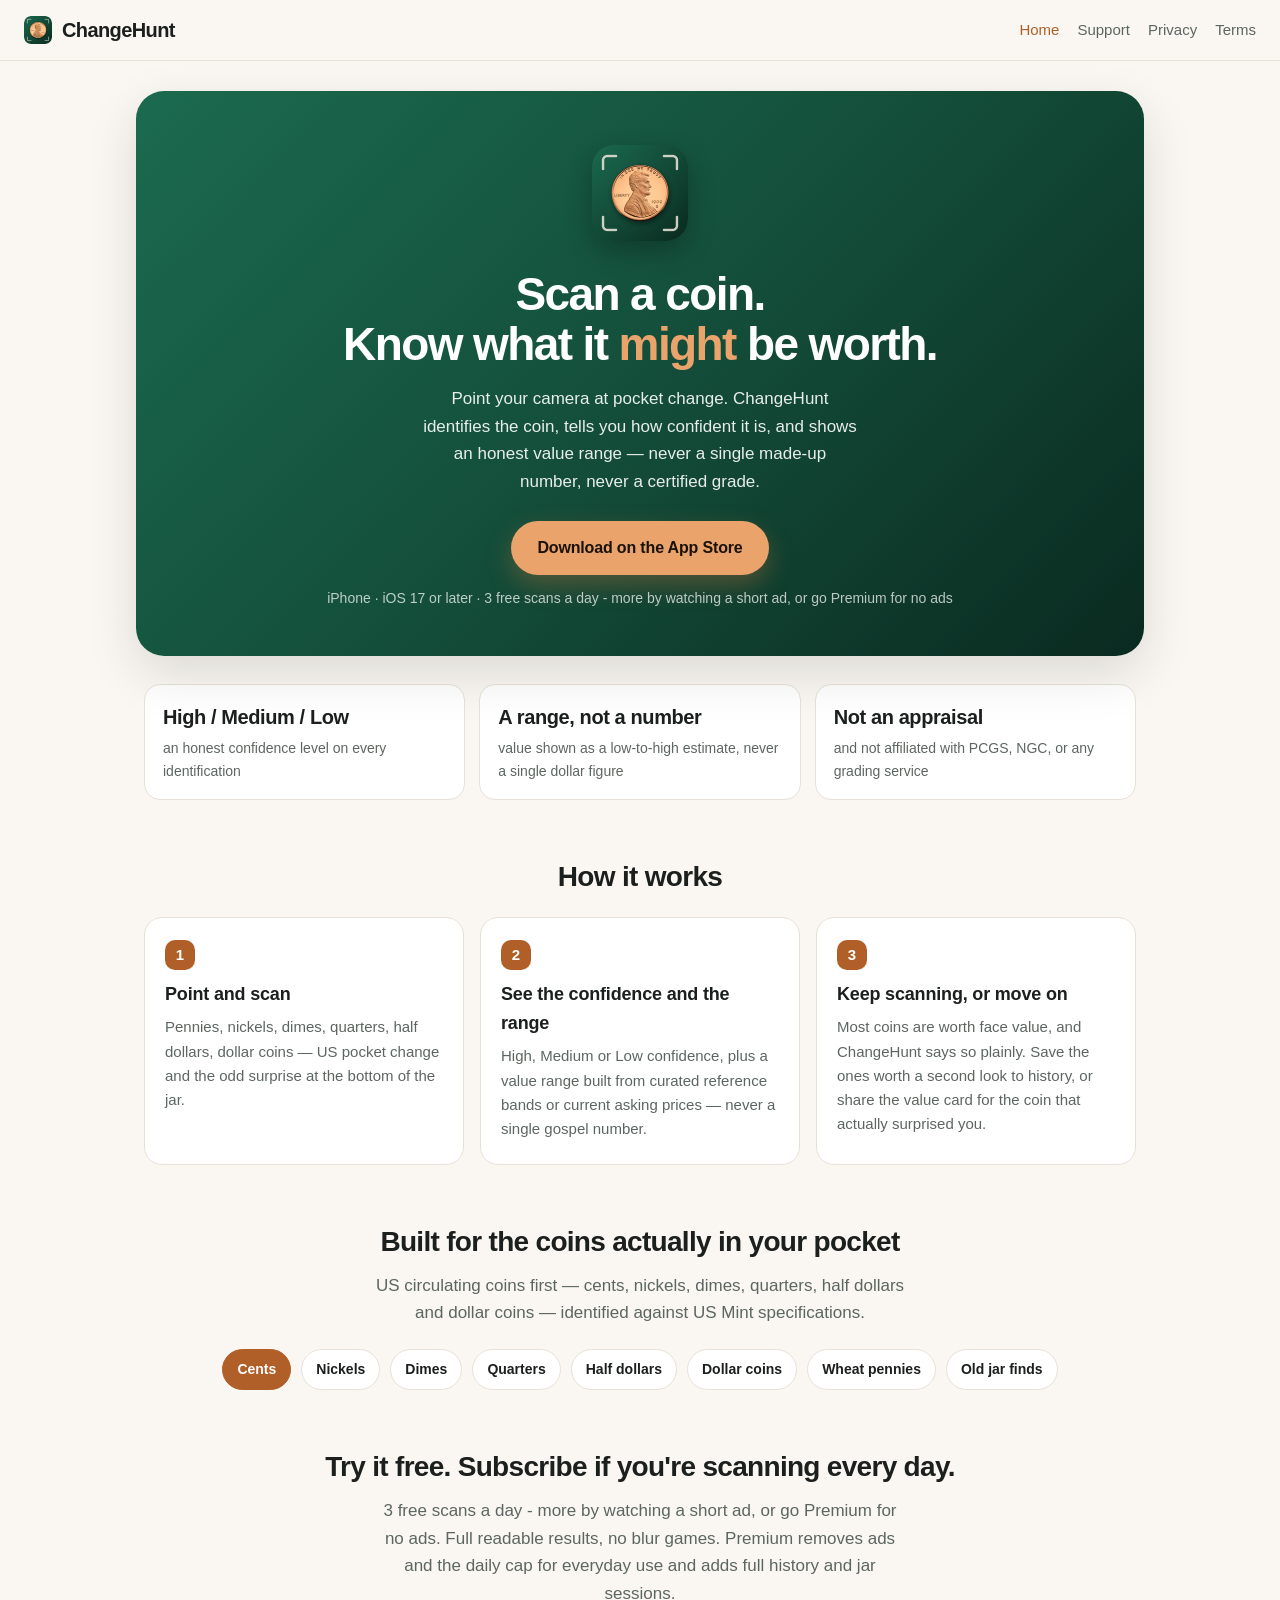
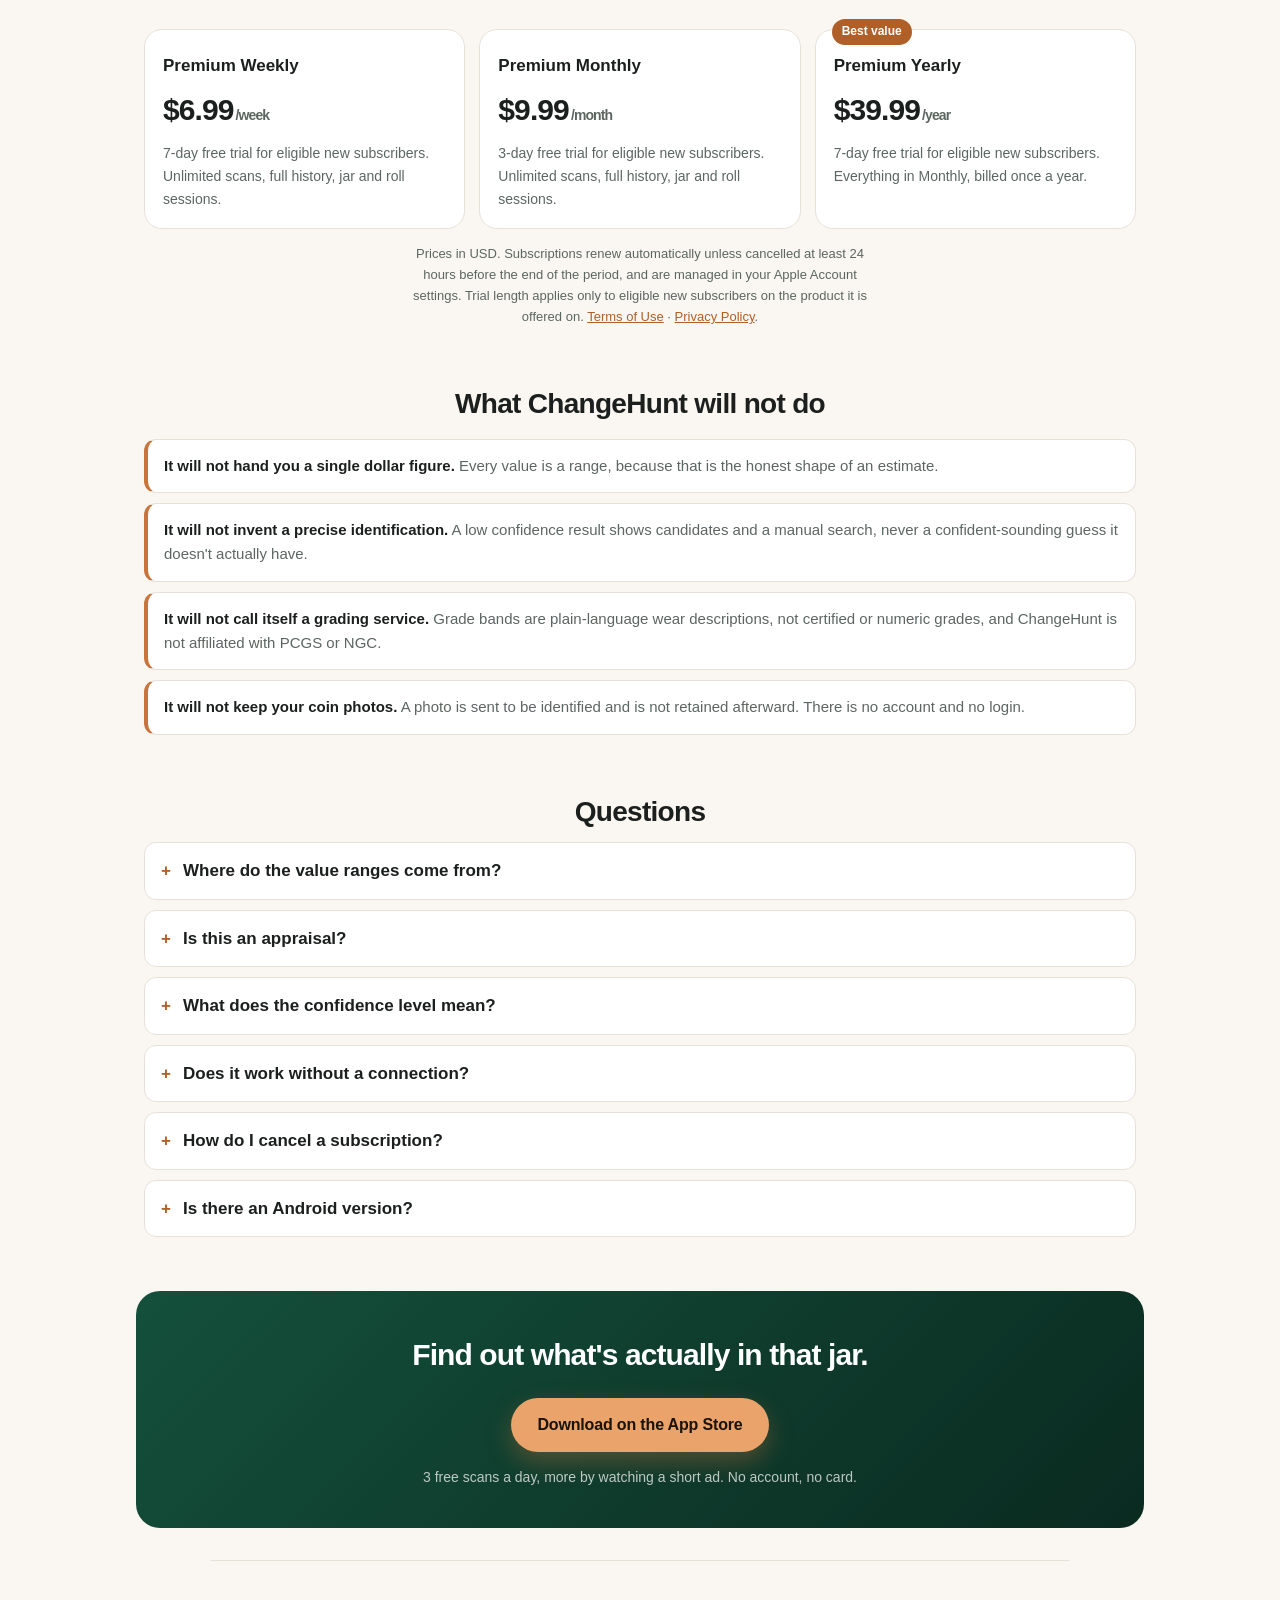
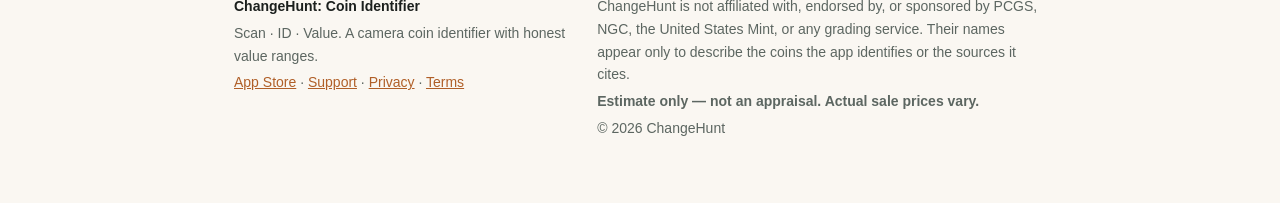
<file: index.html>
<!DOCTYPE html>
<html lang="en">
<head>
<meta charset="utf-8">
<meta name="viewport" content="width=device-width, initial-scale=1">
<title>ChangeHunt: Coin Identifier · ChangeHunt</title>
<meta name="description" content="ChangeHunt photographs a coin, identifies it with a confidence level, and shows an honest value range from curated bands or listing comps — never a single number, never an appraisal.">
<link rel="canonical" href="https://www.changehunt.app/">
<link rel="stylesheet" href="style.css">
<link rel="icon" href="img/icon.png">
<link rel="apple-touch-icon" href="img/apple-touch-icon.png">
<meta name="color-scheme" content="light dark">
<meta name="theme-color" content="#14503C">
<meta property="og:type" content="website">
<meta property="og:site_name" content="ChangeHunt">
<meta property="og:title" content="ChangeHunt: Coin Identifier · ChangeHunt">
<meta property="og:description" content="ChangeHunt photographs a coin, identifies it with a confidence level, and shows an honest value range from curated bands or listing comps — never a single number, never an appraisal.">
<meta property="og:url" content="https://www.changehunt.app/">
<meta property="og:image" content="https://www.changehunt.app/img/og.png">
<meta name="twitter:card" content="summary_large_image">
</head>
<body>
<header class="bar">
  <a class="wordmark" href="index.html"><img src="img/icon.png" alt="" width="28" height="28">ChangeHunt</a>
  <nav><a href="index.html" aria-current="page">Home</a><a href="support.html">Support</a><a href="privacy.html">Privacy</a><a href="terms.html">Terms</a></nav>
</header>
<main class="wide">

<section class="hero">
  <img class="appicon" src="img/icon.png" alt="ChangeHunt app icon" width="96" height="96">
  <h1>Scan a coin.<br>Know what it <em>might</em> be worth.</h1>
  <p class="lede">Point your camera at pocket change. ChangeHunt identifies
  the coin, tells you how confident it is, and shows an honest value range —
  never a single made-up number, never a certified grade.</p>
  <p class="cta">
    <a class="btn" href="https://apps.apple.com/us/app/changehunt-coin-identifier/id6814689355">Download on the App Store</a>
    <span class="cta-note">iPhone · iOS 17 or later · 3 free scans a day - more by watching a short ad, or go Premium for no ads</span>
  </p>
</section>

<section class="proof">
  <div class="stat"><strong>High / Medium / Low</strong><span>an honest confidence level on every identification</span></div>
  <div class="stat"><strong>A range, not a number</strong><span>value shown as a low-to-high estimate, never a single dollar figure</span></div>
  <div class="stat"><strong>Not an appraisal</strong><span>and not affiliated with PCGS, NGC, or any grading service</span></div>
</section>



<section class="steps" id="how">
  <h2 class="section-title">How it works</h2>
  <div class="stepgrid">
    <div>
      <span class="num">1</span>
      <h3>Point and scan</h3>
      <p>Pennies, nickels, dimes, quarters, half dollars, dollar coins — US
      pocket change and the odd surprise at the bottom of the jar.</p>
    </div>
    <div>
      <span class="num">2</span>
      <h3>See the confidence and the range</h3>
      <p>High, Medium or Low confidence, plus a value range built from
      curated reference bands or current asking prices — never a single
      gospel number.</p>
    </div>
    <div>
      <span class="num">3</span>
      <h3>Keep scanning, or move on</h3>
      <p>Most coins are worth face value, and ChangeHunt says so plainly.
      Save the ones worth a second look to history, or share the value card
      for the coin that actually surprised you.</p>
    </div>
  </div>
</section>

<section class="cats">
  <h2 class="section-title">Built for the coins actually in your pocket</h2>
  <p class="section-lede">US circulating coins first — cents, nickels, dimes,
  quarters, half dollars and dollar coins — identified against US Mint
  specifications.</p>
  <ul class="chips">
    <li>Cents</li><li>Nickels</li><li>Dimes</li><li>Quarters</li>
    <li>Half dollars</li><li>Dollar coins</li><li>Wheat pennies</li><li>Old jar finds</li>
  </ul>
</section>

<section class="pricing" id="pricing">
  <h2 class="section-title">Try it free. Subscribe if you're scanning every day.</h2>
  <p class="section-lede">3 free scans a day - more by watching a short ad, or
  go Premium for no ads. Full readable results, no blur games. Premium
  removes ads and the daily cap for everyday use and adds full history and
  jar sessions.</p>
  <div class="plans">
    <div class="plan">
      <h3>Premium Weekly</h3>
      <p class="price">$6.99<span>/week</span></p>
      <p>7-day free trial for eligible new subscribers. Unlimited scans,
      full history, jar and roll sessions.</p>
    </div>
    <div class="plan">
      <h3>Premium Monthly</h3>
      <p class="price">$9.99<span>/month</span></p>
      <p>3-day free trial for eligible new subscribers. Unlimited scans,
      full history, jar and roll sessions.</p>
    </div>
    <div class="plan">
      <p class="tag">Best value</p>
      <h3>Premium Yearly</h3>
      <p class="price">$39.99<span>/year</span></p>
      <p>7-day free trial for eligible new subscribers. Everything in
      Monthly, billed once a year.</p>
    </div>
  </div>
  <p class="fineprint">Prices in USD. Subscriptions renew automatically
  unless cancelled at least 24 hours before the end of the period, and are
  managed in your Apple Account settings. Trial length applies only to
  eligible new subscribers on the product it is offered on.
  <a href="terms.html">Terms of Use</a> &middot;
  <a href="privacy.html">Privacy Policy</a>.</p>
</section>

<section class="honest">
  <h2 class="section-title">What ChangeHunt will not do</h2>
  <ul>
    <li><strong>It will not hand you a single dollar figure.</strong> Every
    value is a range, because that is the honest shape of an estimate.</li>
    <li><strong>It will not invent a precise identification.</strong> A low
    confidence result shows candidates and a manual search, never a
    confident-sounding guess it doesn't actually have.</li>
    <li><strong>It will not call itself a grading service.</strong> Grade
    bands are plain-language wear descriptions, not certified or numeric
    grades, and ChangeHunt is not affiliated with PCGS or NGC.</li>
    <li><strong>It will not keep your coin photos.</strong> A photo is sent
    to be identified and is not retained afterward. There is no account and
    no login.</li>
  </ul>
</section>

<section class="faq" id="faq">
  <h2 class="section-title">Questions</h2>
  <details>
    <summary>Where do the value ranges come from?</summary>
    <p>From curated reference bands built from sources we can cite, or from
    active marketplace listings when that feature is enabled — asking
    prices, never PCGS, NGC or Greysheet price guides. Every range is
    labeled with where it came from.</p>
  </details>
  <details>
    <summary>Is this an appraisal?</summary>
    <p>No, and the app never says it is. ChangeHunt is a rough estimate tool
    for curiosity and sorting. For anything you plan to sell or insure, see a
    professional numismatist or grading service.</p>
  </details>
  <details>
    <summary>What does the confidence level mean?</summary>
    <p>High means the design and date are both clearly legible. Medium means
    the design is clear but the date or mint mark isn't. Low means
    ChangeHunt isn't sure — it shows up to three possible matches and a
    manual search instead of guessing.</p>
  </details>
  <details>
    <summary>Does it work without a connection?</summary>
    <p>Identifying a new coin needs a connection. A coin you've already
    scanned stays in your on-device history, so you can look at it anytime.</p>
  </details>
  <details>
    <summary>How do I cancel a subscription?</summary>
    <p>In the iPhone Settings app: tap your name, then Subscriptions.
    Cancelling there stops any future charge. Refunds are handled by Apple
    under their policies.</p>
  </details>
  <details>
    <summary>Is there an Android version?</summary>
    <p>Not yet. ChangeHunt is iPhone-only today.</p>
  </details>
</section>

<section class="cta-band">
  <h2>Find out what's actually in that jar.</h2>
  <p><a class="btn" href="https://apps.apple.com/us/app/changehunt-coin-identifier/id6814689355">Download on the App Store</a></p>
  <p class="cta-note">3 free scans a day, more by watching a short ad. No account, no card.</p>
</section>

</main>
<footer>
  <div class="footgrid">
    <div>
      <p class="wordmark-foot">ChangeHunt: Coin Identifier</p>
      <p>Scan · ID · Value. A camera coin identifier with honest value ranges.</p>
      <p><a href="https://apps.apple.com/us/app/changehunt-coin-identifier/id6814689355">App Store</a> · <a href="support.html">Support</a> · <a href="privacy.html">Privacy</a> · <a href="terms.html">Terms</a></p>
    </div>
    <div>
      <p>ChangeHunt is not affiliated with, endorsed by, or sponsored by PCGS, NGC, the United States Mint, or any grading service. Their names appear only to describe the coins the app identifies or the sources it cites.</p>
      <p class="disclaimer">Estimate only — not an appraisal. Actual sale prices vary.</p>
      <p>&copy; 2026 ChangeHunt</p>
    </div>
  </div>
</footer>
</body>
</html>
</file>
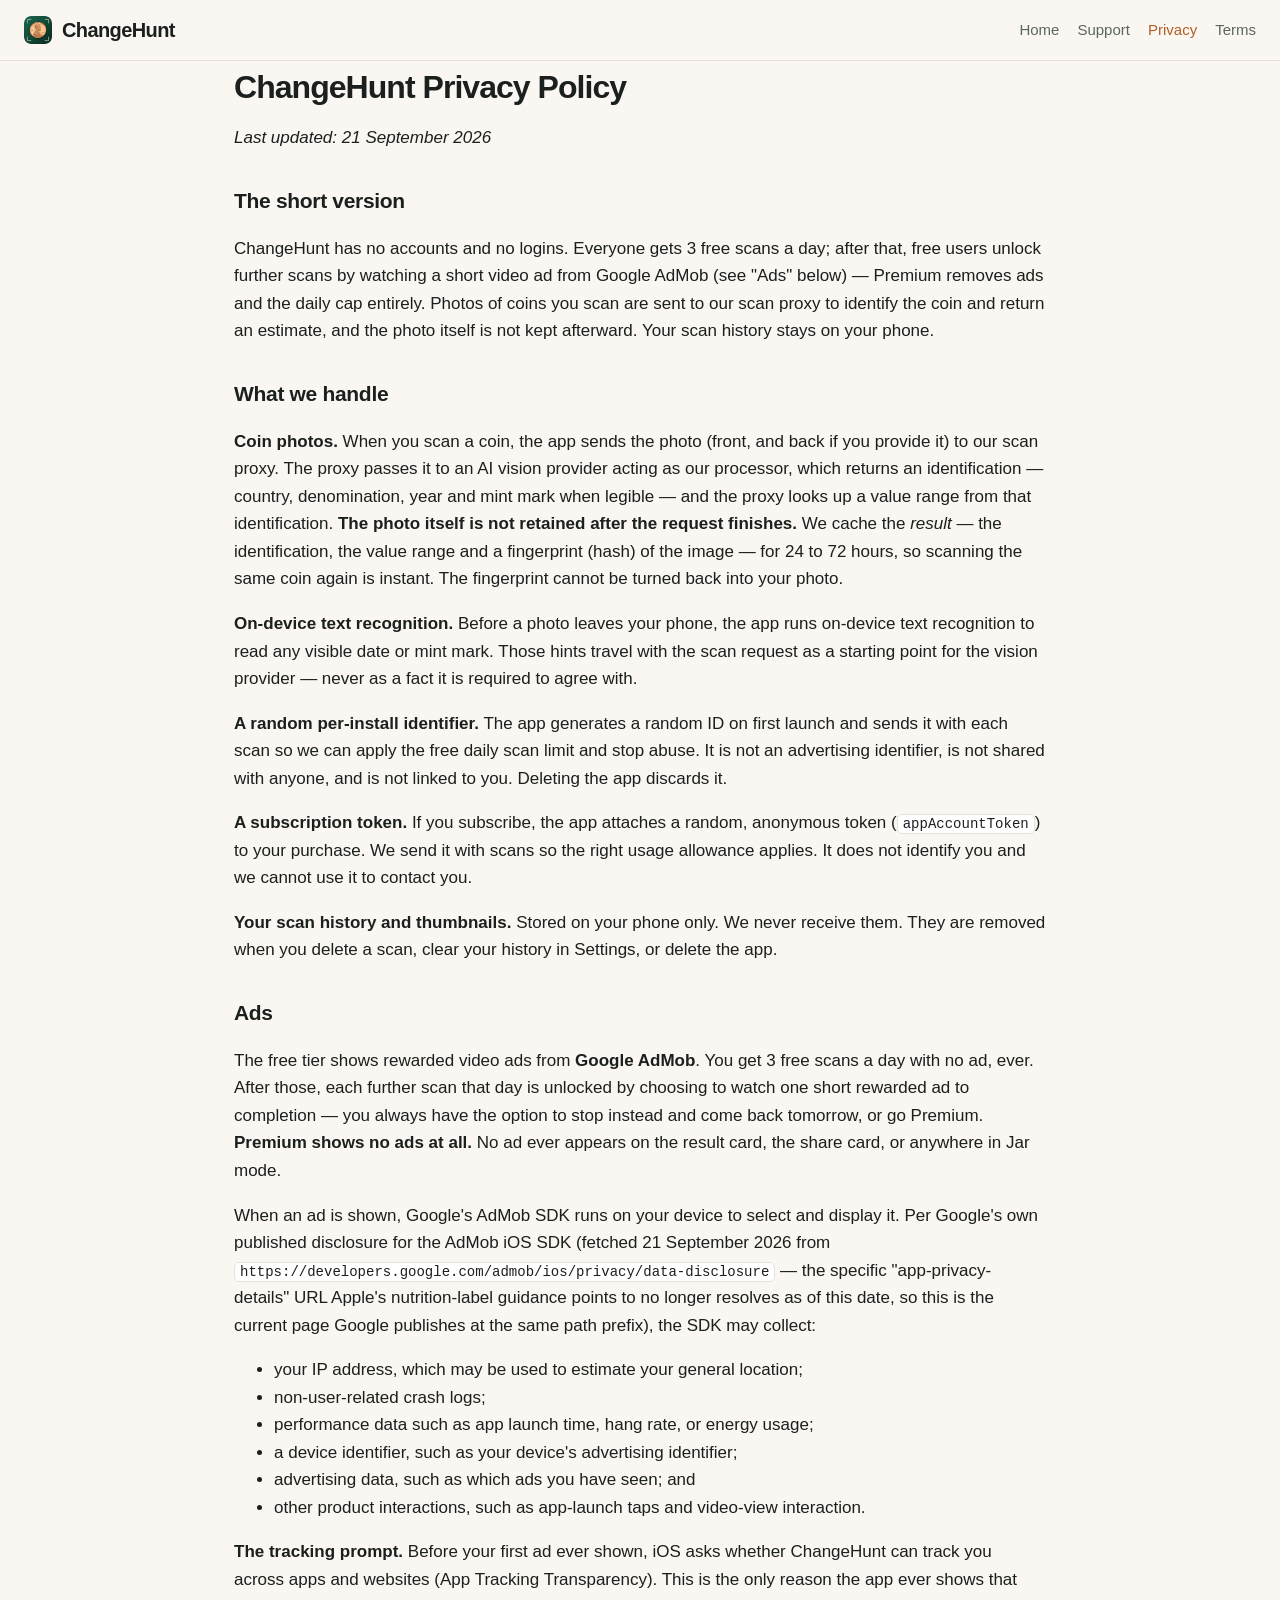
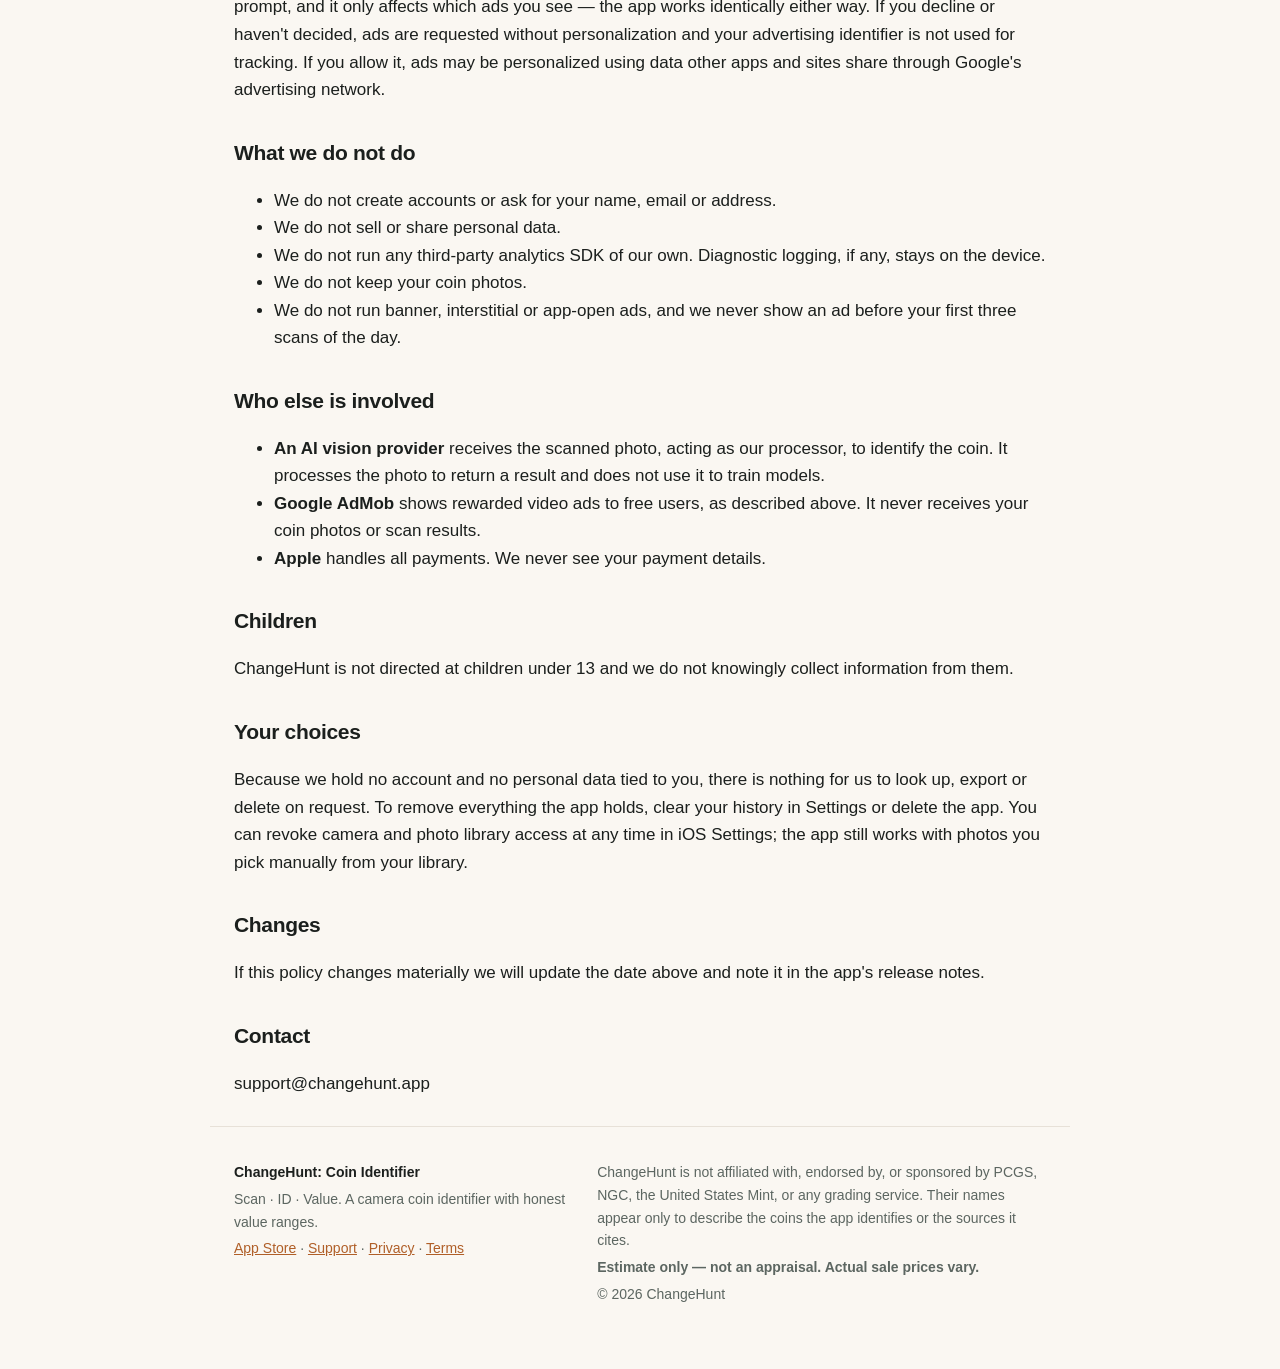
<file: privacy.html>
<!DOCTYPE html>
<html lang="en">
<head>
<meta charset="utf-8">
<meta name="viewport" content="width=device-width, initial-scale=1">
<title>Privacy Policy · ChangeHunt</title>
<meta name="description" content="ChangeHunt privacy policy.">
<link rel="canonical" href="https://www.changehunt.app/privacy.html">
<link rel="stylesheet" href="style.css">
<link rel="icon" href="img/icon.png">
<link rel="apple-touch-icon" href="img/apple-touch-icon.png">
<meta name="color-scheme" content="light dark">
<meta name="theme-color" content="#14503C">
<meta property="og:type" content="website">
<meta property="og:site_name" content="ChangeHunt">
<meta property="og:title" content="Privacy Policy · ChangeHunt">
<meta property="og:description" content="ChangeHunt privacy policy.">
<meta property="og:url" content="https://www.changehunt.app/privacy.html">
<meta property="og:image" content="https://www.changehunt.app/img/og.png">
<meta name="twitter:card" content="summary_large_image">
</head>
<body>
<header class="bar">
  <a class="wordmark" href="index.html"><img src="img/icon.png" alt="" width="28" height="28">ChangeHunt</a>
  <nav><a href="index.html">Home</a><a href="support.html">Support</a><a href="privacy.html" aria-current="page">Privacy</a><a href="terms.html">Terms</a></nav>
</header>
<main>
<h1>ChangeHunt Privacy Policy</h1>
<p><em>Last updated: 21 September 2026</em></p>
<h2>The short version</h2>
<p>ChangeHunt has no accounts and no logins. Everyone gets 3 free scans a day; after that, free users unlock further scans by watching a short video ad from Google AdMob (see &quot;Ads&quot; below) — Premium removes ads and the daily cap entirely. Photos of coins you scan are sent to our scan proxy to identify the coin and return an estimate, and the photo itself is not kept afterward. Your scan history stays on your phone.</p>
<h2>What we handle</h2>
<p><strong>Coin photos.</strong> When you scan a coin, the app sends the photo (front, and back if you provide it) to our scan proxy. The proxy passes it to an AI vision provider acting as our processor, which returns an identification — country, denomination, year and mint mark when legible — and the proxy looks up a value range from that identification. <strong>The photo itself is not retained after the request finishes.</strong> We cache the <em>result</em> — the identification, the value range and a fingerprint (hash) of the image — for 24 to 72 hours, so scanning the same coin again is instant. The fingerprint cannot be turned back into your photo.</p>
<p><strong>On-device text recognition.</strong> Before a photo leaves your phone, the app runs on-device text recognition to read any visible date or mint mark. Those hints travel with the scan request as a starting point for the vision provider — never as a fact it is required to agree with.</p>
<p><strong>A random per-install identifier.</strong> The app generates a random ID on first launch and sends it with each scan so we can apply the free daily scan limit and stop abuse. It is not an advertising identifier, is not shared with anyone, and is not linked to you. Deleting the app discards it.</p>
<p><strong>A subscription token.</strong> If you subscribe, the app attaches a random, anonymous token (<code>appAccountToken</code>) to your purchase. We send it with scans so the right usage allowance applies. It does not identify you and we cannot use it to contact you.</p>
<p><strong>Your scan history and thumbnails.</strong> Stored on your phone only. We never receive them. They are removed when you delete a scan, clear your history in Settings, or delete the app.</p>
<h2>Ads</h2>
<p>The free tier shows rewarded video ads from <strong>Google AdMob</strong>. You get 3 free scans a day with no ad, ever. After those, each further scan that day is unlocked by choosing to watch one short rewarded ad to completion — you always have the option to stop instead and come back tomorrow, or go Premium. <strong>Premium shows no ads at all.</strong> No ad ever appears on the result card, the share card, or anywhere in Jar mode.</p>
<p>When an ad is shown, Google&#x27;s AdMob SDK runs on your device to select and display it. Per Google&#x27;s own published disclosure for the AdMob iOS SDK (fetched 21 September 2026 from <code>https://developers.google.com/admob/ios/privacy/data-disclosure</code> — the specific &quot;app-privacy-details&quot; URL Apple&#x27;s nutrition-label guidance points to no longer resolves as of this date, so this is the current page Google publishes at the same path prefix), the SDK may collect:</p>
<ul>
<li>your IP address, which may be used to estimate your general location;</li>
<li>non-user-related crash logs;</li>
<li>performance data such as app launch time, hang rate, or energy usage;</li>
<li>a device identifier, such as your device&#x27;s advertising identifier;</li>
<li>advertising data, such as which ads you have seen; and</li>
<li>other product interactions, such as app-launch taps and video-view interaction.</li>
</ul>
<p><strong>The tracking prompt.</strong> Before your first ad ever shown, iOS asks whether ChangeHunt can track you across apps and websites (App Tracking Transparency). This is the only reason the app ever shows that prompt, and it only affects which ads you see — the app works identically either way. If you decline or haven&#x27;t decided, ads are requested without personalization and your advertising identifier is not used for tracking. If you allow it, ads may be personalized using data other apps and sites share through Google&#x27;s advertising network.</p>
<h2>What we do not do</h2>
<ul>
<li>We do not create accounts or ask for your name, email or address.</li>
<li>We do not sell or share personal data.</li>
<li>We do not run any third-party analytics SDK of our own. Diagnostic logging, if any, stays on the device.</li>
<li>We do not keep your coin photos.</li>
<li>We do not run banner, interstitial or app-open ads, and we never show an ad before your first three scans of the day.</li>
</ul>
<h2>Who else is involved</h2>
<ul>
<li><strong>An AI vision provider</strong> receives the scanned photo, acting as our processor, to identify the coin. It processes the photo to return a result and does not use it to train models.</li>
<li><strong>Google AdMob</strong> shows rewarded video ads to free users, as described above. It never receives your coin photos or scan results.</li>
<li><strong>Apple</strong> handles all payments. We never see your payment details.</li>
</ul>
<h2>Children</h2>
<p>ChangeHunt is not directed at children under 13 and we do not knowingly collect information from them.</p>
<h2>Your choices</h2>
<p>Because we hold no account and no personal data tied to you, there is nothing for us to look up, export or delete on request. To remove everything the app holds, clear your history in Settings or delete the app. You can revoke camera and photo library access at any time in iOS Settings; the app still works with photos you pick manually from your library.</p>
<h2>Changes</h2>
<p>If this policy changes materially we will update the date above and note it in the app&#x27;s release notes.</p>
<h2>Contact</h2>
<p>support@changehunt.app</p>
</main>
<footer>
  <div class="footgrid">
    <div>
      <p class="wordmark-foot">ChangeHunt: Coin Identifier</p>
      <p>Scan · ID · Value. A camera coin identifier with honest value ranges.</p>
      <p><a href="https://apps.apple.com/us/app/changehunt-coin-identifier/id6814689355">App Store</a> · <a href="support.html">Support</a> · <a href="privacy.html">Privacy</a> · <a href="terms.html">Terms</a></p>
    </div>
    <div>
      <p>ChangeHunt is not affiliated with, endorsed by, or sponsored by PCGS, NGC, the United States Mint, or any grading service. Their names appear only to describe the coins the app identifies or the sources it cites.</p>
      <p class="disclaimer">Estimate only — not an appraisal. Actual sale prices vary.</p>
      <p>&copy; 2026 ChangeHunt</p>
    </div>
  </div>
</footer>
</body>
</html>
</file>
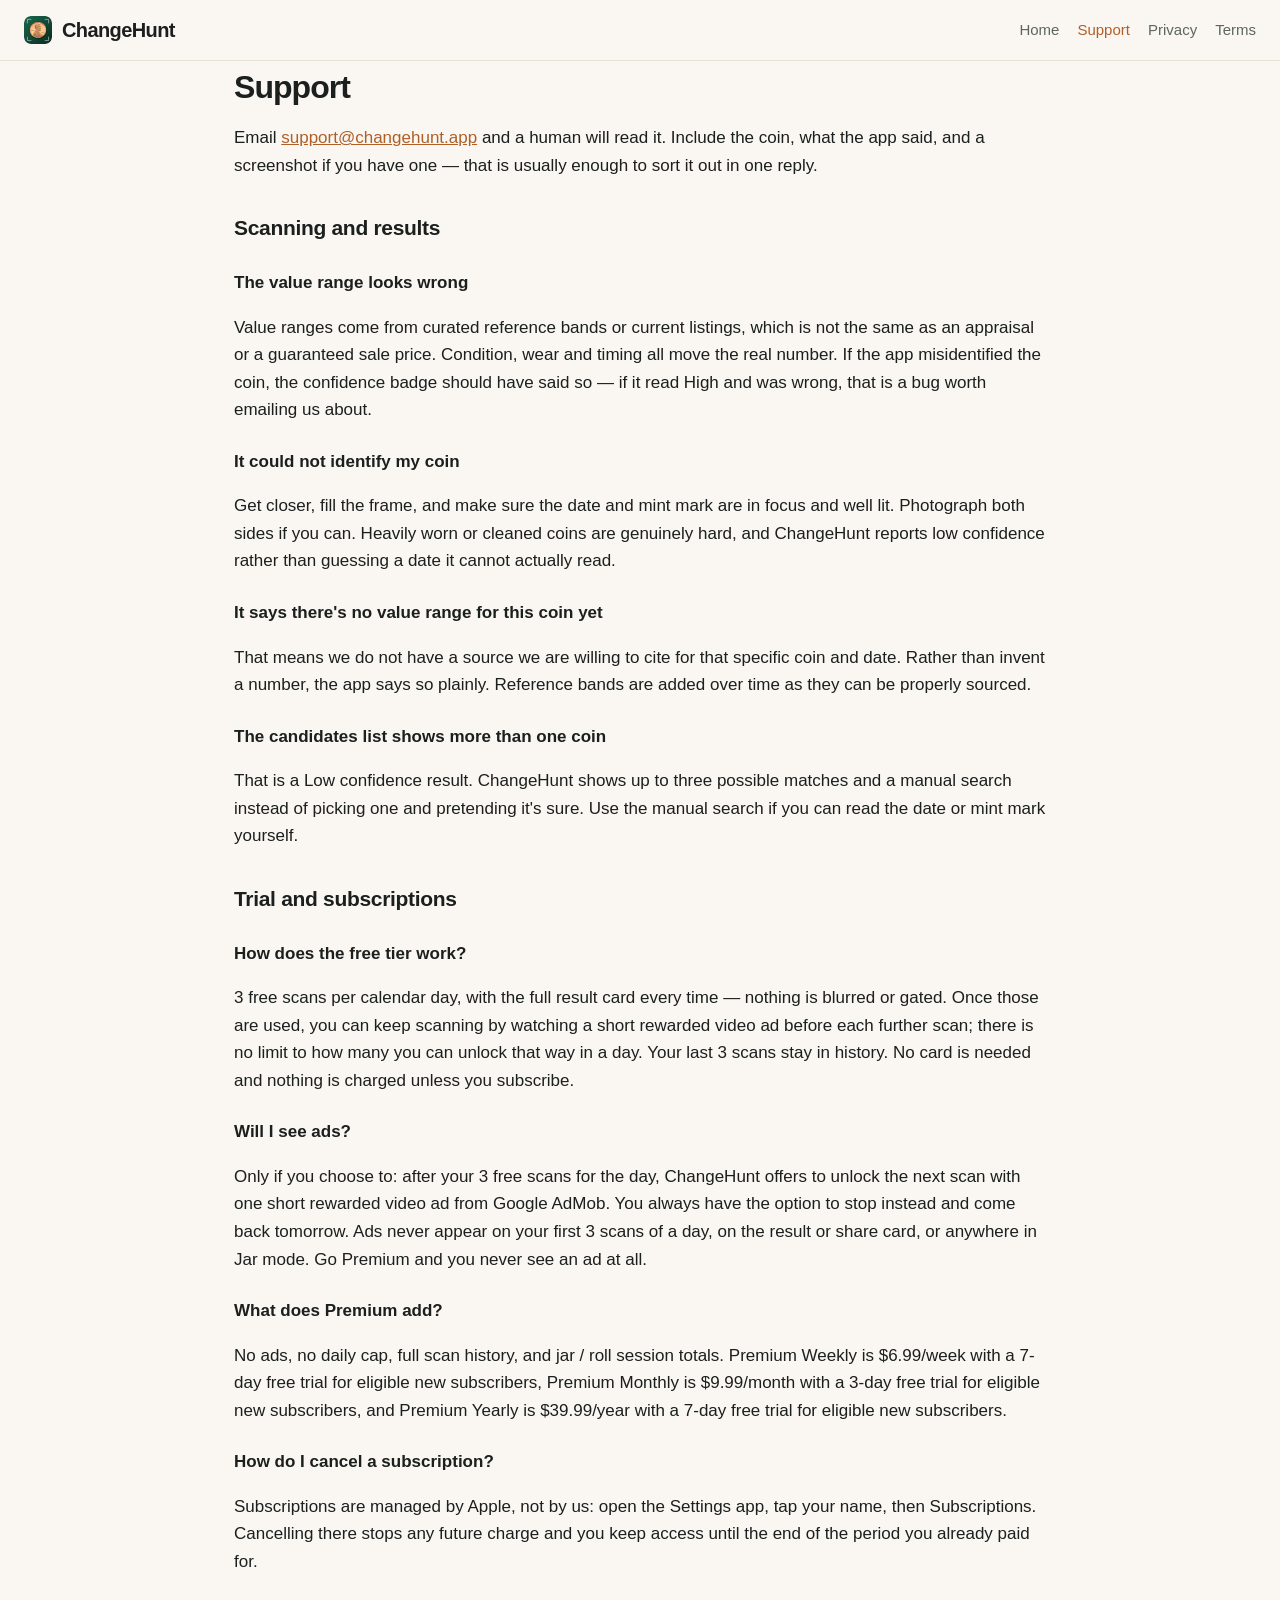
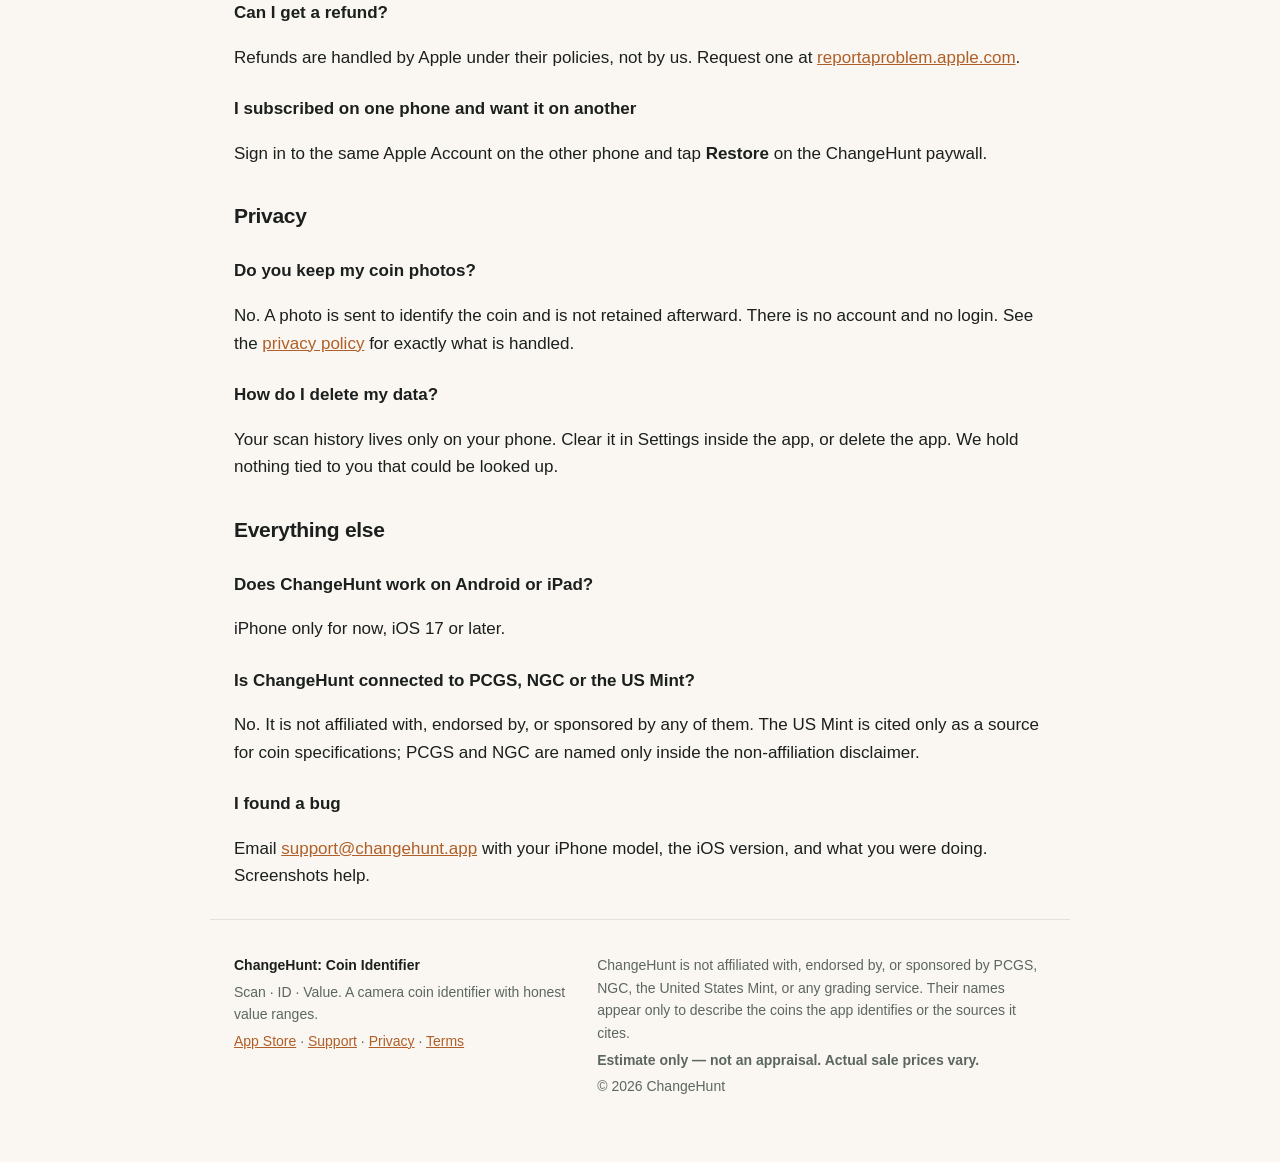
<file: support.html>
<!DOCTYPE html>
<html lang="en">
<head>
<meta charset="utf-8">
<meta name="viewport" content="width=device-width, initial-scale=1">
<title>Support · ChangeHunt</title>
<meta name="description" content="ChangeHunt support: identification, confidence levels, value ranges, the free tier, subscriptions, cancelling, refunds and privacy.">
<link rel="canonical" href="https://www.changehunt.app/support.html">
<link rel="stylesheet" href="style.css">
<link rel="icon" href="img/icon.png">
<link rel="apple-touch-icon" href="img/apple-touch-icon.png">
<meta name="color-scheme" content="light dark">
<meta name="theme-color" content="#14503C">
<meta property="og:type" content="website">
<meta property="og:site_name" content="ChangeHunt">
<meta property="og:title" content="Support · ChangeHunt">
<meta property="og:description" content="ChangeHunt support: identification, confidence levels, value ranges, the free tier, subscriptions, cancelling, refunds and privacy.">
<meta property="og:url" content="https://www.changehunt.app/support.html">
<meta property="og:image" content="https://www.changehunt.app/img/og.png">
<meta name="twitter:card" content="summary_large_image">
</head>
<body>
<header class="bar">
  <a class="wordmark" href="index.html"><img src="img/icon.png" alt="" width="28" height="28">ChangeHunt</a>
  <nav><a href="index.html">Home</a><a href="support.html" aria-current="page">Support</a><a href="privacy.html">Privacy</a><a href="terms.html">Terms</a></nav>
</header>
<main>

<h1>Support</h1>
<p>Email <a href="mailto:support@changehunt.app">support@changehunt.app</a> and a human will
read it. Include the coin, what the app said, and a screenshot if you have
one &mdash; that is usually enough to sort it out in one reply.</p>

<h2>Scanning and results</h2>

<h3>The value range looks wrong</h3>
<p>Value ranges come from curated reference bands or current listings, which
is not the same as an appraisal or a guaranteed sale price. Condition, wear
and timing all move the real number. If the app misidentified the coin, the
confidence badge should have said so &mdash; if it read High and was wrong,
that is a bug worth emailing us about.</p>

<h3>It could not identify my coin</h3>
<p>Get closer, fill the frame, and make sure the date and mint mark are in
focus and well lit. Photograph both sides if you can. Heavily worn or
cleaned coins are genuinely hard, and ChangeHunt reports low confidence
rather than guessing a date it cannot actually read.</p>

<h3>It says there's no value range for this coin yet</h3>
<p>That means we do not have a source we are willing to cite for that
specific coin and date. Rather than invent a number, the app says so
plainly. Reference bands are added over time as they can be properly
sourced.</p>

<h3>The candidates list shows more than one coin</h3>
<p>That is a Low confidence result. ChangeHunt shows up to three possible
matches and a manual search instead of picking one and pretending it's
sure. Use the manual search if you can read the date or mint mark yourself.</p>

<h2>Trial and subscriptions</h2>

<h3>How does the free tier work?</h3>
<p>3 free scans per calendar day, with the full result card every time
&mdash; nothing is blurred or gated. Once those are used, you can keep
scanning by watching a short rewarded video ad before each further scan;
there is no limit to how many you can unlock that way in a day. Your last 3
scans stay in history. No card is needed and nothing is charged unless you
subscribe.</p>

<h3>Will I see ads?</h3>
<p>Only if you choose to: after your 3 free scans for the day, ChangeHunt
offers to unlock the next scan with one short rewarded video ad from Google
AdMob. You always have the option to stop instead and come back tomorrow.
Ads never appear on your first 3 scans of a day, on the result or share
card, or anywhere in Jar mode. Go Premium and you never see an ad at
all.</p>

<h3>What does Premium add?</h3>
<p>No ads, no daily cap, full scan history, and jar / roll session
totals. Premium Weekly is $6.99/week with a 7-day free trial for eligible new
subscribers, Premium Monthly is $9.99/month with a
3-day free trial for eligible new subscribers, and Premium Yearly is
$39.99/year with a 7-day free trial for eligible new subscribers.</p>

<h3>How do I cancel a subscription?</h3>
<p>Subscriptions are managed by Apple, not by us: open the Settings app, tap
your name, then Subscriptions. Cancelling there stops any future charge and
you keep access until the end of the period you already paid for.</p>

<h3>Can I get a refund?</h3>
<p>Refunds are handled by Apple under their policies, not by us. Request one
at <a href="https://reportaproblem.apple.com">reportaproblem.apple.com</a>.</p>

<h3>I subscribed on one phone and want it on another</h3>
<p>Sign in to the same Apple Account on the other phone and tap
<strong>Restore</strong> on the ChangeHunt paywall.</p>

<h2>Privacy</h2>

<h3>Do you keep my coin photos?</h3>
<p>No. A photo is sent to identify the coin and is not retained afterward.
There is no account and no login. See the <a href="privacy.html">privacy
policy</a> for exactly what is handled.</p>

<h3>How do I delete my data?</h3>
<p>Your scan history lives only on your phone. Clear it in Settings inside
the app, or delete the app. We hold nothing tied to you that could be looked
up.</p>

<h2>Everything else</h2>

<h3>Does ChangeHunt work on Android or iPad?</h3>
<p>iPhone only for now, iOS 17 or later.</p>

<h3>Is ChangeHunt connected to PCGS, NGC or the US Mint?</h3>
<p>No. It is not affiliated with, endorsed by, or sponsored by any of them.
The US Mint is cited only as a source for coin specifications; PCGS and NGC
are named only inside the non-affiliation disclaimer.</p>

<h3>I found a bug</h3>
<p>Email <a href="mailto:support@changehunt.app">support@changehunt.app</a> with your
iPhone model, the iOS version, and what you were doing. Screenshots help.</p>

</main>
<footer>
  <div class="footgrid">
    <div>
      <p class="wordmark-foot">ChangeHunt: Coin Identifier</p>
      <p>Scan · ID · Value. A camera coin identifier with honest value ranges.</p>
      <p><a href="https://apps.apple.com/us/app/changehunt-coin-identifier/id6814689355">App Store</a> · <a href="support.html">Support</a> · <a href="privacy.html">Privacy</a> · <a href="terms.html">Terms</a></p>
    </div>
    <div>
      <p>ChangeHunt is not affiliated with, endorsed by, or sponsored by PCGS, NGC, the United States Mint, or any grading service. Their names appear only to describe the coins the app identifies or the sources it cites.</p>
      <p class="disclaimer">Estimate only — not an appraisal. Actual sale prices vary.</p>
      <p>&copy; 2026 ChangeHunt</p>
    </div>
  </div>
</footer>
</body>
</html>
</file>
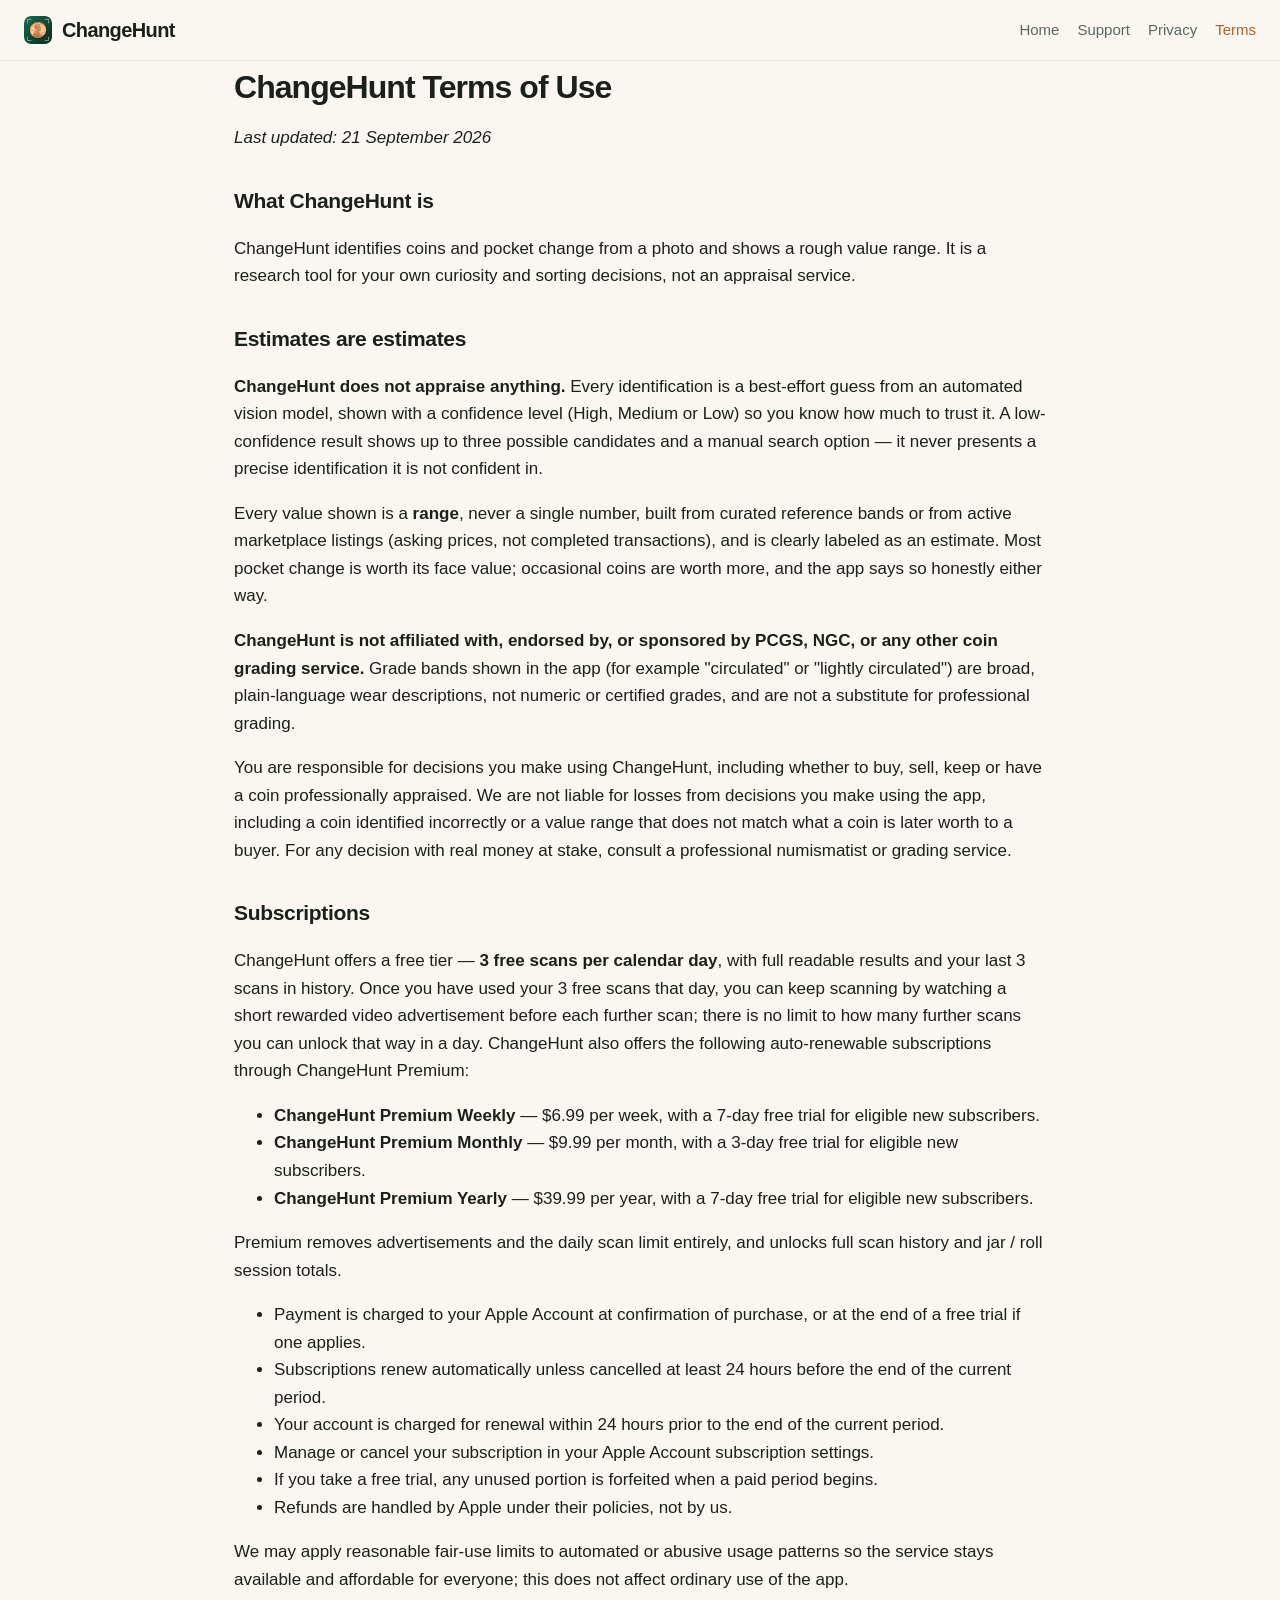
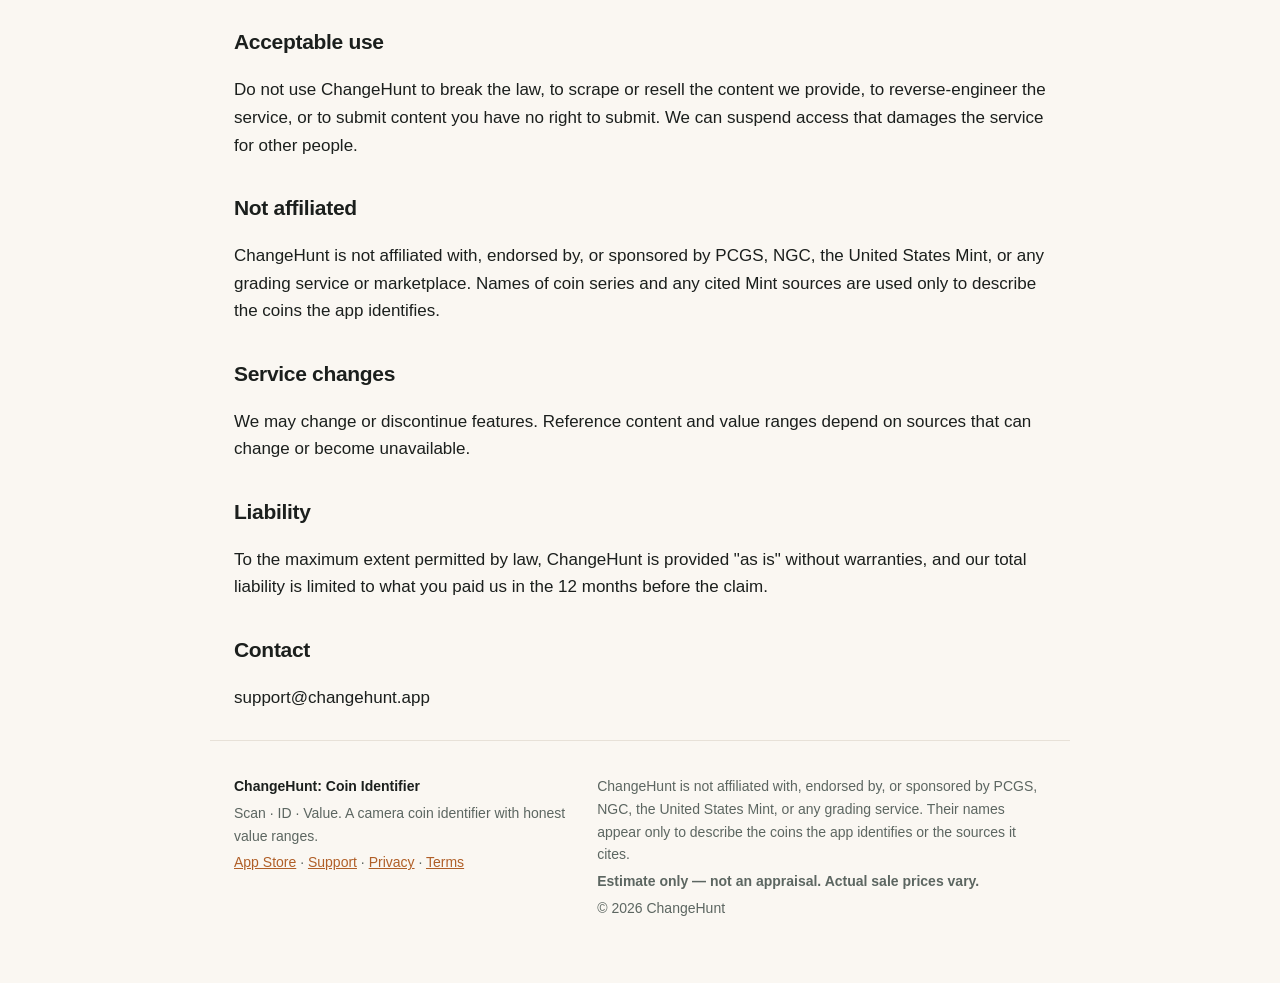
<file: terms.html>
<!DOCTYPE html>
<html lang="en">
<head>
<meta charset="utf-8">
<meta name="viewport" content="width=device-width, initial-scale=1">
<title>Terms of Use · ChangeHunt</title>
<meta name="description" content="ChangeHunt terms of use.">
<link rel="canonical" href="https://www.changehunt.app/terms.html">
<link rel="stylesheet" href="style.css">
<link rel="icon" href="img/icon.png">
<link rel="apple-touch-icon" href="img/apple-touch-icon.png">
<meta name="color-scheme" content="light dark">
<meta name="theme-color" content="#14503C">
<meta property="og:type" content="website">
<meta property="og:site_name" content="ChangeHunt">
<meta property="og:title" content="Terms of Use · ChangeHunt">
<meta property="og:description" content="ChangeHunt terms of use.">
<meta property="og:url" content="https://www.changehunt.app/terms.html">
<meta property="og:image" content="https://www.changehunt.app/img/og.png">
<meta name="twitter:card" content="summary_large_image">
</head>
<body>
<header class="bar">
  <a class="wordmark" href="index.html"><img src="img/icon.png" alt="" width="28" height="28">ChangeHunt</a>
  <nav><a href="index.html">Home</a><a href="support.html">Support</a><a href="privacy.html">Privacy</a><a href="terms.html" aria-current="page">Terms</a></nav>
</header>
<main>
<h1>ChangeHunt Terms of Use</h1>
<p><em>Last updated: 21 September 2026</em></p>
<h2>What ChangeHunt is</h2>
<p>ChangeHunt identifies coins and pocket change from a photo and shows a rough value range. It is a research tool for your own curiosity and sorting decisions, not an appraisal service.</p>
<h2>Estimates are estimates</h2>
<p><strong>ChangeHunt does not appraise anything.</strong> Every identification is a best-effort guess from an automated vision model, shown with a confidence level (High, Medium or Low) so you know how much to trust it. A low-confidence result shows up to three possible candidates and a manual search option — it never presents a precise identification it is not confident in.</p>
<p>Every value shown is a <strong>range</strong>, never a single number, built from curated reference bands or from active marketplace listings (asking prices, not completed transactions), and is clearly labeled as an estimate. Most pocket change is worth its face value; occasional coins are worth more, and the app says so honestly either way.</p>
<p><strong>ChangeHunt is not affiliated with, endorsed by, or sponsored by PCGS, NGC, or any other coin grading service.</strong> Grade bands shown in the app (for example &quot;circulated&quot; or &quot;lightly circulated&quot;) are broad, plain-language wear descriptions, not numeric or certified grades, and are not a substitute for professional grading.</p>
<p>You are responsible for decisions you make using ChangeHunt, including whether to buy, sell, keep or have a coin professionally appraised. We are not liable for losses from decisions you make using the app, including a coin identified incorrectly or a value range that does not match what a coin is later worth to a buyer. For any decision with real money at stake, consult a professional numismatist or grading service.</p>
<h2>Subscriptions</h2>
<p>ChangeHunt offers a free tier — <strong>3 free scans per calendar day</strong>, with full readable results and your last 3 scans in history. Once you have used your 3 free scans that day, you can keep scanning by watching a short rewarded video advertisement before each further scan; there is no limit to how many further scans you can unlock that way in a day. ChangeHunt also offers the following auto-renewable subscriptions through ChangeHunt Premium:</p>
<ul>
<li><strong>ChangeHunt Premium Weekly</strong> — $6.99 per week, with a 7-day free trial for eligible new subscribers.</li>
<li><strong>ChangeHunt Premium Monthly</strong> — $9.99 per month, with a 3-day free trial for eligible new subscribers.</li>
<li><strong>ChangeHunt Premium Yearly</strong> — $39.99 per year, with a 7-day free trial for eligible new subscribers.</li>
</ul>
<p>Premium removes advertisements and the daily scan limit entirely, and unlocks full scan history and jar / roll session totals.</p>
<ul>
<li>Payment is charged to your Apple Account at confirmation of purchase, or at the end of a free trial if one applies.</li>
<li>Subscriptions renew automatically unless cancelled at least 24 hours before the end of the current period.</li>
<li>Your account is charged for renewal within 24 hours prior to the end of the current period.</li>
<li>Manage or cancel your subscription in your Apple Account subscription settings.</li>
<li>If you take a free trial, any unused portion is forfeited when a paid period begins.</li>
<li>Refunds are handled by Apple under their policies, not by us.</li>
</ul>
<p>We may apply reasonable fair-use limits to automated or abusive usage patterns so the service stays available and affordable for everyone; this does not affect ordinary use of the app.</p>
<h2>Acceptable use</h2>
<p>Do not use ChangeHunt to break the law, to scrape or resell the content we provide, to reverse-engineer the service, or to submit content you have no right to submit. We can suspend access that damages the service for other people.</p>
<h2>Not affiliated</h2>
<p>ChangeHunt is not affiliated with, endorsed by, or sponsored by PCGS, NGC, the United States Mint, or any grading service or marketplace. Names of coin series and any cited Mint sources are used only to describe the coins the app identifies.</p>
<h2>Service changes</h2>
<p>We may change or discontinue features. Reference content and value ranges depend on sources that can change or become unavailable.</p>
<h2>Liability</h2>
<p>To the maximum extent permitted by law, ChangeHunt is provided &quot;as is&quot; without warranties, and our total liability is limited to what you paid us in the 12 months before the claim.</p>
<h2>Contact</h2>
<p>support@changehunt.app</p>
</main>
<footer>
  <div class="footgrid">
    <div>
      <p class="wordmark-foot">ChangeHunt: Coin Identifier</p>
      <p>Scan · ID · Value. A camera coin identifier with honest value ranges.</p>
      <p><a href="https://apps.apple.com/us/app/changehunt-coin-identifier/id6814689355">App Store</a> · <a href="support.html">Support</a> · <a href="privacy.html">Privacy</a> · <a href="terms.html">Terms</a></p>
    </div>
    <div>
      <p>ChangeHunt is not affiliated with, endorsed by, or sponsored by PCGS, NGC, the United States Mint, or any grading service. Their names appear only to describe the coins the app identifies or the sources it cites.</p>
      <p class="disclaimer">Estimate only — not an appraisal. Actual sale prices vary.</p>
      <p>&copy; 2026 ChangeHunt</p>
    </div>
  </div>
</footer>
</body>
</html>
</file>
<file: style.css>
:root {
  --ink: #1B1F1D;
  --muted: #5C6661;
  --gold: #B05F28;
  --gold-bright: #C8743A;
  --amber: #C8743A;
  --line: #E7E1D8;
  --bg: #FAF7F2;
  --card: #ffffff;
  --shadow: 0 18px 50px rgba(20, 32, 26, 0.13);
}
@media (prefers-color-scheme: dark) {
  :root {
    --ink: #F2EFE9; --muted: #A3AFA9; --gold: #E39A5F; --gold-bright: #E9A36B;
    --line: #24322C; --bg: #0C1512; --card: #15211C;
    --shadow: 0 18px 50px rgba(0, 0, 0, 0.5);
  }
}
* { box-sizing: border-box; }
html { scroll-behavior: smooth; }
body {
  margin: 0; background: var(--bg); color: var(--ink);
  font: 17px/1.62 -apple-system, BlinkMacSystemFont, "Segoe UI", Roboto, Helvetica, Arial, sans-serif;
  -webkit-font-smoothing: antialiased;
}
.bar {
  display: flex; flex-wrap: wrap; gap: 14px; align-items: center;
  justify-content: space-between; padding: 14px 24px;
  border-bottom: 1px solid var(--line);
  position: sticky; top: 0; background: var(--bg); z-index: 5;
}
.wordmark { display: inline-flex; align-items: center; gap: 10px; font-weight: 800; font-size: 20px; color: var(--ink); text-decoration: none; letter-spacing: -0.03em; }
.wordmark img { border-radius: 7px; }
nav a { color: var(--muted); text-decoration: none; margin-left: 18px; font-size: 15px; font-weight: 500; }
nav a:hover, nav a[aria-current] { color: var(--gold); }
main { max-width: 860px; margin: 0 auto; padding: 8px 24px 12px; }
main.wide { max-width: 1040px; }

/* Hero: the gradient carries the brand. */
.hero {
  position: relative; text-align: center;
  padding: 54px 20px 46px; margin: 22px -8px 8px;
  border-radius: 28px; overflow: hidden;
  background: linear-gradient(135deg, #1B6A4F 0%, #14503C 48%, #0A2A20 100%);
  color: #fff; box-shadow: var(--shadow);
}
.hero.small { padding: 40px 20px; }
.hero.small a { color: #E9A36B; }
.appicon { border-radius: 22px; box-shadow: 0 10px 26px rgba(0,0,0,0.28); margin-bottom: 20px; }
.hero h1 {
  font-size: clamp(30px, 6.2vw, 46px); line-height: 1.08;
  letter-spacing: -0.035em; font-weight: 800; margin: 0 0 16px; color: #fff;
}
.hero h1 em { font-style: normal; color: #E9A36B; }
.hero .lede { font-size: 17px; color: rgba(255,255,255,0.9); max-width: 46ch; margin: 0 auto; }
.cta { margin: 26px 0 0; display: flex; flex-direction: column; align-items: center; gap: 12px; }
.btn {
  display: inline-block; padding: 14px 26px; border-radius: 999px;
  background: #E9A36B; color: #1B1208; font-weight: 800; font-size: 16px;
  text-decoration: none; letter-spacing: -0.01em; box-shadow: 0 10px 24px rgba(200,116,58,0.35);
}
.btn:hover { background: #F2B98A; }
.btn-soon, .btn-soon:hover { background: transparent; color: inherit; box-shadow: none; border: 1.5px solid currentColor; opacity: 0.85; cursor: default; }
.cta-note { font-size: 14px; color: rgba(255,255,255,0.72); }

/* Three claims that set expectations honestly before anyone scrolls. */
.proof { display: grid; gap: 14px; margin: 28px 0 6px; }
@media (min-width: 700px) { .proof { grid-template-columns: repeat(3, 1fr); } }
.stat { background: var(--card); border: 1px solid var(--line); border-radius: 16px; padding: 16px 18px; }
.stat strong { display: block; font-size: 20px; letter-spacing: -0.02em; color: var(--ink); }
.stat span { display: block; font-size: 14px; color: var(--muted); margin-top: 4px; }

/* Real screenshots, straight from the simulator. */
.shots { display: flex; gap: 26px; justify-content: center; flex-wrap: wrap; margin: 44px 0 10px; }
.phone { margin: 0; width: min(240px, 44vw); text-align: center; }
.phone img {
  width: 100%; height: auto; display: block;
  border-radius: 26px; border: 1px solid var(--line); box-shadow: var(--shadow);
}
.phone.lift img { transform: rotate(1.6deg); }
.phone figcaption { margin-top: 12px; font-size: 14px; color: var(--muted); font-weight: 500; }

.section-title { font-size: clamp(22px, 3.6vw, 28px); letter-spacing: -0.025em; margin: 54px 0 8px; text-align: center; }
.section-lede { text-align: center; color: var(--muted); max-width: 56ch; margin: 0 auto 22px; }

.stepgrid { display: grid; gap: 16px; margin: 18px 0 10px; }
@media (min-width: 700px) { .stepgrid { grid-template-columns: repeat(3, 1fr); } }
.stepgrid > div { background: var(--card); border: 1px solid var(--line); border-radius: 18px; padding: 22px 20px; }
.num {
  display: inline-grid; place-items: center; width: 30px; height: 30px;
  border-radius: 10px; background: var(--gold); color: #fff;
  font-weight: 800; font-size: 15px; margin-bottom: 10px;
}
@media (prefers-color-scheme: dark) { .num, .chips li:first-child, .plan .tag { color: #1B1208; } }
.stepgrid h3 { margin: 0 0 6px; font-size: 18px; letter-spacing: -0.01em; }
.stepgrid p { font-size: 15px; color: var(--muted); margin: 0; }

.chips { list-style: none; padding: 0; margin: 0; display: flex; flex-wrap: wrap; gap: 10px; justify-content: center; }
.chips li { padding: 8px 14px; border-radius: 999px; background: var(--card); border: 1px solid var(--line); font-size: 14px; font-weight: 600; }
.chips li:first-child { background: var(--gold); color: #fff; border-color: var(--gold); }

.plans { display: grid; gap: 14px; margin: 20px 0 14px; }
@media (min-width: 760px) { .plans { grid-template-columns: repeat(3, 1fr); } }
.plan { position: relative; background: var(--card); border: 1px solid var(--line); border-radius: 18px; padding: 22px 18px 18px; }
.plan.featured { border-color: var(--gold); box-shadow: 0 0 0 2px var(--gold) inset; }
.plan h3 { margin: 0 0 6px; font-size: 17px; }
.plan .tag { position: absolute; top: -11px; left: 16px; margin: 0; padding: 3px 10px; border-radius: 999px; background: var(--gold); color: #fff; font-size: 12px; font-weight: 700; }
.price { font-size: 30px; font-weight: 800; letter-spacing: -0.03em; margin: 4px 0 8px; color: var(--ink); }
.price span { font-size: 14px; font-weight: 600; color: var(--muted); margin-left: 2px; }
.plan p { font-size: 14px; color: var(--muted); margin: 0; }
.plan p.price { font-size: 30px; color: var(--ink); margin: 4px 0 8px; }
.fineprint { font-size: 13px; color: var(--muted); text-align: center; max-width: 64ch; margin: 0 auto; }

.honest ul { list-style: none; padding: 0; margin: 12px 0 0; }
.honest li {
  background: var(--card); border: 1px solid var(--line); border-left: 4px solid var(--amber);
  border-radius: 12px; padding: 14px 16px; margin-bottom: 10px;
  color: var(--muted); font-size: 15px;
}
.honest li strong { color: var(--ink); }

.faq details { background: var(--card); border: 1px solid var(--line); border-radius: 12px; padding: 4px 16px; margin-bottom: 10px; }
.faq summary { cursor: pointer; font-weight: 700; padding: 10px 0; list-style: none; }
.faq summary::-webkit-details-marker { display: none; }
.faq summary::before { content: "+"; display: inline-block; width: 22px; color: var(--gold); font-weight: 800; }
.faq details[open] summary::before { content: "\2013"; }
.faq p { color: var(--muted); font-size: 15px; margin: 0 0 12px 22px; }

.cta-band { text-align: center; margin: 54px -8px 20px; padding: 40px 20px; border-radius: 24px;
  background: linear-gradient(135deg, #14503C, #0A2A20); color: #fff; }
.cta-band h2 { margin: 0 0 18px; font-size: clamp(22px, 4vw, 30px); letter-spacing: -0.03em; color: #fff; }
.cta-band p { margin: 0; }
.cta-band .cta-note { display: block; margin-top: 14px; }

h1 { font-size: 32px; line-height: 1.18; letter-spacing: -0.03em; margin: 0 0 16px; }
h2 { font-size: 21px; margin: 32px 0 10px; letter-spacing: -0.015em; }
h3 { font-size: 17px; margin: 24px 0 6px; }
blockquote {
  margin: 18px 0; padding: 12px 18px;
  border-left: 3px solid var(--gold); background: var(--card); color: var(--muted);
}
code { background: var(--card); border: 1px solid var(--line); border-radius: 5px; padding: 1px 5px; font-size: 14px; }
hr { border: 0; border-top: 1px solid var(--line); margin: 30px 0; }
a { color: var(--gold); }
footer {
  max-width: 860px; margin: 0 auto; padding: 30px 24px 60px;
  color: var(--muted); font-size: 14px; border-top: 1px solid var(--line);
}
.footgrid { display: grid; gap: 18px; }
@media (min-width: 700px) { .footgrid { grid-template-columns: 1fr 1.3fr; } }
footer p { margin: 4px 0; }
.wordmark-foot { font-weight: 800; color: var(--ink); }
.disclaimer { font-weight: 700; }
</file>
